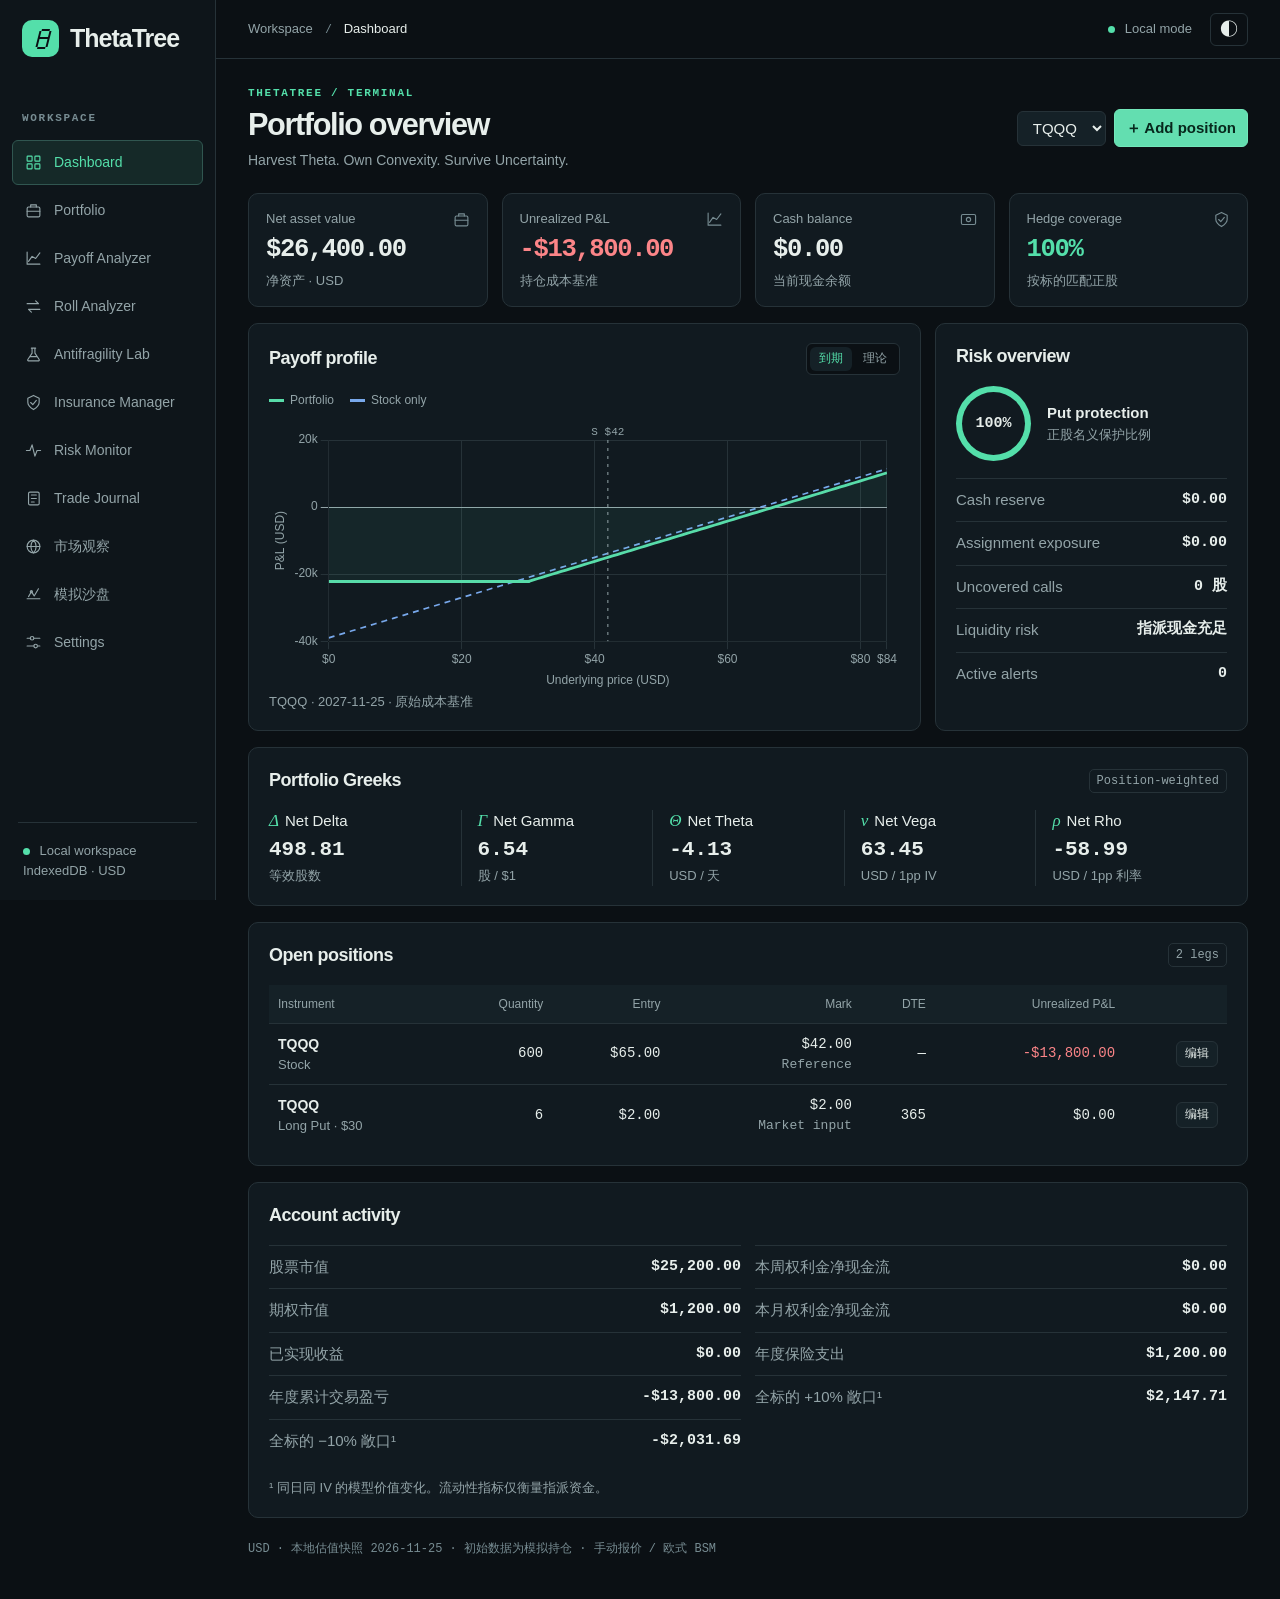
<file: index.html>
<!doctype html>
<html lang="zh-CN">
  <head>
    <meta charset="utf-8" />
    <meta name="viewport" content="width=device-width,initial-scale=1" />
    <meta name="color-scheme" content="dark light" />
    <title>ThetaTree · Portfolio Terminal</title>
    <link rel="stylesheet" href="css/themes.css" />
    <link rel="stylesheet" href="css/main.css" />
    <script defer src="js/vendor/chart.umd.min.js"></script>
    <script type="module" src="js/app.js"></script>
  </head>
  <body>
    <aside id="side">
      <div class="brand"><span class="brandmark">ϴ</span>ThetaTree</div>
      <div class="navlabel">WORKSPACE</div>
      <nav id="nav"></nav>
      <footer>
        <b class="led"></b> Local workspace<small>IndexedDB · USD</small>
      </footer>
    </aside>
    <div class="shell">
      <header>
        <button id="menu" aria-label="导航">☰</button
        ><span class="crumb"
          >Workspace <i>/</i> <strong id="crumb">Dashboard</strong></span
        >
        <div class="tools">
          <span class="local"><b class="led"></b> Local mode</span
          ><button id="theme" title="切换主题" aria-label="切换主题">◐</button>
        </div>
      </header>
      <main id="app">正在读取本地组合…</main>
    </div>
    <dialog id="dialog"><div id="modal"></div></dialog>
    <div id="toast" role="status"></div>
  </body>
</html>
</file>
<file: css/themes.css>
:root {
  color-scheme: dark;
  --bg: #0b1014;
  --side: #0e151a;
  --panel: #111a20;
  --panel2: #152127;
  --line: #263238;
  --text: #e7eeeb;
  --muted: #93a4a8;
  --dim: #778c92;
  --green: #54dfaa;
  --red: #fc8588;
  --amber: #f4bc72;
  --blue: #71a6e8;
}
:root[data-theme="light"] {
  color-scheme: light;
  --bg: #f3f6f5;
  --side: #fafcfb;
  --panel: #fff;
  --panel2: #eef5f2;
  --line: #d1ded9;
  --text: #142a25;
  --muted: #4d6762;
  --dim: #56716b;
  --green: #007e54;
  --red: #bc3849;
  --amber: #965600;
  --blue: #376dad;
}
</file>
<file: css/main.css>
* {
  box-sizing: border-box;
}
body {
  margin: 0;
  background: var(--bg);
  color: var(--text);
  font:
    15px/1.5 Inter,
    -apple-system,
    BlinkMacSystemFont,
    "Segoe UI",
    "Microsoft YaHei",
    sans-serif;
}
button,
input,
select {
  font: inherit;
}
button,
select,
input {
  color: var(--text);
  background: var(--panel2);
  border: 1px solid var(--line);
  border-radius: 6px;
  padding: 7px 11px;
}
button,
select {
  cursor: pointer;
}
button:hover,
a:hover {
  color: var(--green);
  border-color: var(--green);
}
button.primary {
  color: #07271c;
  background: #63deb0;
  border: 1px solid #73e7ba;
  font-weight: 650;
}
button:focus-visible,
input:focus-visible,
select:focus-visible,
a:focus-visible {
  outline: 2px solid var(--green);
}
aside {
  width: 216px;
  position: fixed;
  inset: 0 auto 0 0;
  background: var(--side);
  border-right: 1px solid var(--line);
  display: flex;
  flex-direction: column;
  z-index: 3;
}
.brand {
  display: flex;
  align-items: center;
  gap: 11px;
  font-size: 25px;
  letter-spacing: -1px;
  font-weight: 700;
  height: 77px;
  padding: 0 22px;
}
.brandmark {
  font: italic 32px Georgia;
  text-align: center;
  background: var(--green);
  color: var(--bg);
  height: 37px;
  width: 37px;
  border-radius: 10px;
}
.navlabel,
.eyebrow {
  font:
    600 11px/1.5 ui-monospace,
    monospace;
  letter-spacing: 1.7px;
}
.navlabel {
  color: var(--dim);
  margin: 33px 22px 10px;
}
nav {
  padding: 0 12px;
}
nav button {
  display: flex;
  align-items: center;
  gap: 12px;
  width: 100%;
  text-align: left;
  background: transparent;
  border: 1px solid transparent;
  color: var(--muted);
  padding: 11px 12px;
  margin: 3px 0;
  font-size: 14px;
}
nav button.active {
  background: color-mix(in srgb, var(--green) 10%, var(--side));
  color: var(--green);
  border-color: color-mix(in srgb, var(--green) 21%, var(--line));
}
svg {
  vertical-align: middle;
  flex: none;
}
aside footer {
  margin: auto 18px 20px;
  border-top: 1px solid var(--line);
  padding: 18px 5px 0;
  color: var(--muted);
  font-size: 13px;
}
small,
.note {
  display: block;
  color: var(--muted);
  font-size: 13px;
}
.led {
  display: inline-block;
  width: 7px;
  height: 7px;
  border-radius: 50%;
  background: var(--green);
  margin-right: 6px;
}
.shell {
  margin-left: 216px;
}
header {
  height: 59px;
  border-bottom: 1px solid var(--line);
  padding: 0 clamp(16px, 2.5vw, 44px);
  display: flex;
  align-items: center;
  justify-content: space-between;
}
.crumb,
.local {
  color: var(--muted);
  font-size: 13px;
}
.crumb i {
  margin: 0 10px;
  color: var(--dim);
}
.crumb strong {
  color: var(--text);
  font-weight: 500;
}
.tools,
.actions,
.row,
.switch {
  display: flex;
  align-items: center;
  gap: 8px;
  flex-wrap: wrap;
}
#theme {
  background: transparent;
  font-size: 18px;
  padding: 2px 9px;
}
.tools {
  gap: 18px;
}
main {
  max-width: 1720px;
  margin: auto;
  padding: 26px clamp(16px, 2.5vw, 44px) 42px;
}
.pagehead,
.panelhead {
  display: flex;
  align-items: center;
  justify-content: space-between;
  gap: 12px;
  flex-wrap: wrap;
}
.pagehead {
  margin-bottom: 22px;
}
.eyebrow {
  color: var(--green);
  margin-bottom: 5px;
}
h1,
h2,
h3,
p {
  margin: 0;
}
h1 {
  font-size: clamp(27px, 2.4vw, 39px);
  letter-spacing: -1.4px;
  line-height: 1.2;
}
h2 {
  font-size: 18px;
  letter-spacing: -0.5px;
}
h3 {
  font-size: 15px;
}
.subtitle {
  color: var(--muted);
  margin: 7px 0 0;
  font-size: 14px;
}
.cards,
.grid2,
.maincols,
.greekgrid {
  display: grid;
  gap: 14px;
}
.cards {
  grid-template-columns: repeat(4, minmax(0, 1fr));
  margin-bottom: 16px;
}
.card,
.panel {
  background: var(--panel);
  border: 1px solid var(--line);
  border-radius: 10px;
  min-width: 0;
}
.card {
  padding: 15px 17px;
}
.cardtop {
  display: flex;
  align-items: center;
  justify-content: space-between;
  color: var(--muted);
  font-size: 13px;
}
.cardtop svg {
  color: var(--dim);
}
.num,
.metric,
td:not(:first-child),
.pill,
.switch button,
.axis {
  font-family: ui-monospace, SFMono-Regular, Consolas, monospace;
  font-variant-numeric: tabular-nums;
}
.metric {
  font-size: clamp(20px, 2vw, 31px);
  letter-spacing: -1.4px;
  font-weight: 580;
  line-height: 1.65;
}
.pos {
  color: var(--green);
}
.neg {
  color: var(--red);
}
.warn {
  color: var(--amber);
}
.maincols {
  grid-template-columns: minmax(0, 2.15fr) minmax(245px, 1fr);
  margin-bottom: 16px;
}
.panel {
  padding: 19px 20px;
  margin-bottom: 16px;
}
.maincols > .panel,
.grid2 > .panel {
  margin: 0;
}
.panelhead {
  margin-bottom: 16px;
}
.pill {
  display: inline-block;
  border: 1px solid var(--line);
  border-radius: 5px;
  font-size: 12px;
  padding: 2px 7px;
  color: var(--muted);
}
.chartbox {
  position: relative;
  height: 270px;
}
.legend {
  display: flex;
  gap: 16px;
  flex-wrap: wrap;
  font-size: 12px;
  color: var(--muted);
  margin: 8px 0 13px;
}
.legend span:before {
  content: "";
  display: inline-block;
  width: 15px;
  height: 3px;
  background: var(--swatch);
  vertical-align: middle;
  margin-right: 6px;
}
.riskrow,
.listrow {
  display: flex;
  align-items: center;
  justify-content: space-between;
  gap: 12px;
  border-top: 1px solid var(--line);
  padding: 10px 0;
}
.riskrow:first-of-type {
  border-top: 0;
}
.riskrow span,
.listrow span {
  color: var(--muted);
}
.ringarea {
  display: flex;
  align-items: center;
  gap: 16px;
  margin: 9px 0 17px;
}
.ring {
  height: 75px;
  width: 75px;
  flex: none;
  border-radius: 50%;
  display: grid;
  place-items: center;
  background: conic-gradient(var(--green) var(--coverage), var(--line) 0);
}
.ring b {
  background: var(--panel);
  border-radius: 50%;
  width: 63px;
  height: 63px;
  display: grid;
  place-items: center;
  font: 600 15px monospace;
}
.greekgrid {
  grid-template-columns: repeat(5, 1fr);
  gap: 0;
}
.greekgrid > div {
  padding: 0 16px;
  border-left: 1px solid var(--line);
}
.greekgrid > div:first-child {
  padding-left: 0;
  border: 0;
}
.greekgrid strong {
  display: block;
  font: 600 21px/1.6 monospace;
}
.greekgrid em {
  color: var(--green);
  font: italic 17px Georgia;
  margin-right: 6px;
}
.grid2 {
  grid-template-columns: repeat(2, minmax(0, 1fr));
  margin-bottom: 16px;
}
.scroll {
  overflow-x: auto;
}
table {
  border-collapse: collapse;
  width: 100%;
  white-space: nowrap;
  text-align: right;
  font-size: 14px;
}
th,
td {
  padding: 10px 9px;
  border-bottom: 1px solid var(--line);
}
th {
  font-size: 12px;
  font-weight: 500;
  color: var(--muted);
  background: var(--panel2);
}
th:first-child,
td:first-child {
  text-align: left;
}
td button {
  font-size: 12px;
  padding: 3px 8px;
}
tr:last-child td {
  border: 0;
}
.switch {
  gap: 2px;
  border-radius: 6px;
  background: var(--bg);
  padding: 3px;
  border: 1px solid var(--line);
}
.switch button {
  border: 0;
  background: transparent;
  padding: 3px 9px;
  font-size: 12px;
  color: var(--muted);
}
.switch .selected {
  background: var(--panel2);
  color: var(--green);
}
.fields {
  display: grid;
  grid-template-columns: repeat(auto-fit, minmax(135px, 1fr));
  gap: 12px;
  margin-bottom: 15px;
}
label {
  display: grid;
  gap: 4px;
  font-size: 13px;
  color: var(--muted);
}
input,
select {
  min-width: 0;
  max-width: 100%;
}
.formgrid {
  display: grid;
  grid-template-columns: repeat(2, minmax(0, 1fr));
  gap: 12px;
}
.formgrid details,
.wide {
  grid-column: 1/-1;
}
dialog {
  border: 1px solid var(--line);
  border-radius: 12px;
  padding: 24px;
  background: var(--panel);
  color: var(--text);
  max-height: 88vh;
  width: min(520px, 94vw);
}
dialog::backdrop {
  background: #0009;
}
dialog h2 {
  margin-bottom: 15px;
}
dialog .actions {
  margin-top: 18px;
  justify-content: flex-end;
}
.note {
  margin-top: 12px;
}
.empty {
  padding: 20px;
  color: var(--muted);
}
a {
  color: var(--green);
}
#toast {
  position: fixed;
  bottom: 20px;
  right: 20px;
  background: var(--panel2);
  border: 1px solid var(--line);
  padding: 10px 16px;
  border-radius: 6px;
  z-index: 8;
}
#toast:empty,
#menu {
  display: none;
}
.foot {
  margin-top: 22px;
  color: var(--dim);
  font: 12px monospace;
}
.heat td {
  color: var(--text);
}
@media (max-width: 1100px) {
  aside {
    width: 185px;
  }
  .shell {
    margin-left: 185px;
  }
  .maincols {
    grid-template-columns: minmax(0, 1.65fr) minmax(205px, 1fr);
  }
  .panel,
  .card {
    padding: 14px;
  }
  .cards {
    gap: 9px;
  }
}
@media (max-width: 800px) {
  aside {
    transform: translateX(-100%);
    width: 216px;
    transition: 0.15s;
  }
  body.open aside {
    transform: translateX(0);
    top: 59px;
  }
  .shell {
    margin: 0;
  }
  #menu {
    display: block;
  }
  .crumb {
    margin-right: auto;
    margin-left: 10px;
  }
  .maincols,
  .grid2 {
    grid-template-columns: 1fr;
  }
  .cards {
    grid-template-columns: repeat(2, minmax(0, 1fr));
  }
  .greekgrid {
    grid-template-columns: repeat(auto-fit, minmax(95px, 1fr));
    gap: 12px;
  }
  .greekgrid > div {
    border: 0;
    padding: 0;
  }
  .chartbox {
    height: 245px;
  }
}
@media (max-width: 450px) {
  main {
    padding: 18px 12px;
  }
  .formgrid {
    grid-template-columns: 1fr;
  }
  .local {
    display: none;
  }
  .pagehead {
    gap: 14px;
  }
  .chartbox {
    height: 220px;
  }
}

.market-grid {
  display: grid;
  grid-template-columns: repeat(auto-fit, minmax(min(100%, 205px), 1fr));
  gap: 12px;
  margin: 12px 0;
}
.market-grid article {
  background: var(--panel2);
}
.market-grid .panelhead {
  margin-bottom: 8px;
}
.market-grid a,
.market-split a,
#market-storage,
#market-status {
  font-size: 13px;
}
.market-price {
  font-size: 22px;
}
.market-mini {
  height: 72px;
  position: relative;
  margin-top: 8px;
}
.market-stock .market-price {
  font-size: 14px;
}
#market-inputs {
  border: 0;
  padding: 0;
  margin: 0;
  min-width: 0;
}
.market-form {
  display: flex;
  align-items: end;
  gap: 10px;
  flex-wrap: wrap;
  margin: 12px 0;
}
.market-split {
  display: grid;
  grid-template-columns: minmax(220px, 1fr) minmax(0, 1.8fr);
  gap: 20px;
  margin: 18px 0;
}
.market-stock {
  display: flex;
  justify-content: space-between;
  align-items: center;
  gap: 10px;
  padding: 9px 0;
  border-bottom: 1px solid var(--line);
}
#market-watch [aria-pressed="true"] {
  color: var(--green);
  border-color: var(--green);
}
#market-watch .market-time,
#market-storage {
  color: var(--muted);
}
#nav {
  overflow-y: auto;
}
@media (max-width: 800px) {
  .market-split {
    grid-template-columns: 1fr;
  }
}

#sandbox [hidden] {
  display: none;
}
#sandbox .scroll input {
  max-width: 8em;
}
#sandbox .fields {
  margin-top: 12px;
}
#sandbox input[type="range"] {
  accent-color: var(--green);
  width: 100%;
}
#sandbox output {
  font: 600 16px monospace;
  color: var(--text);
}
</file>
